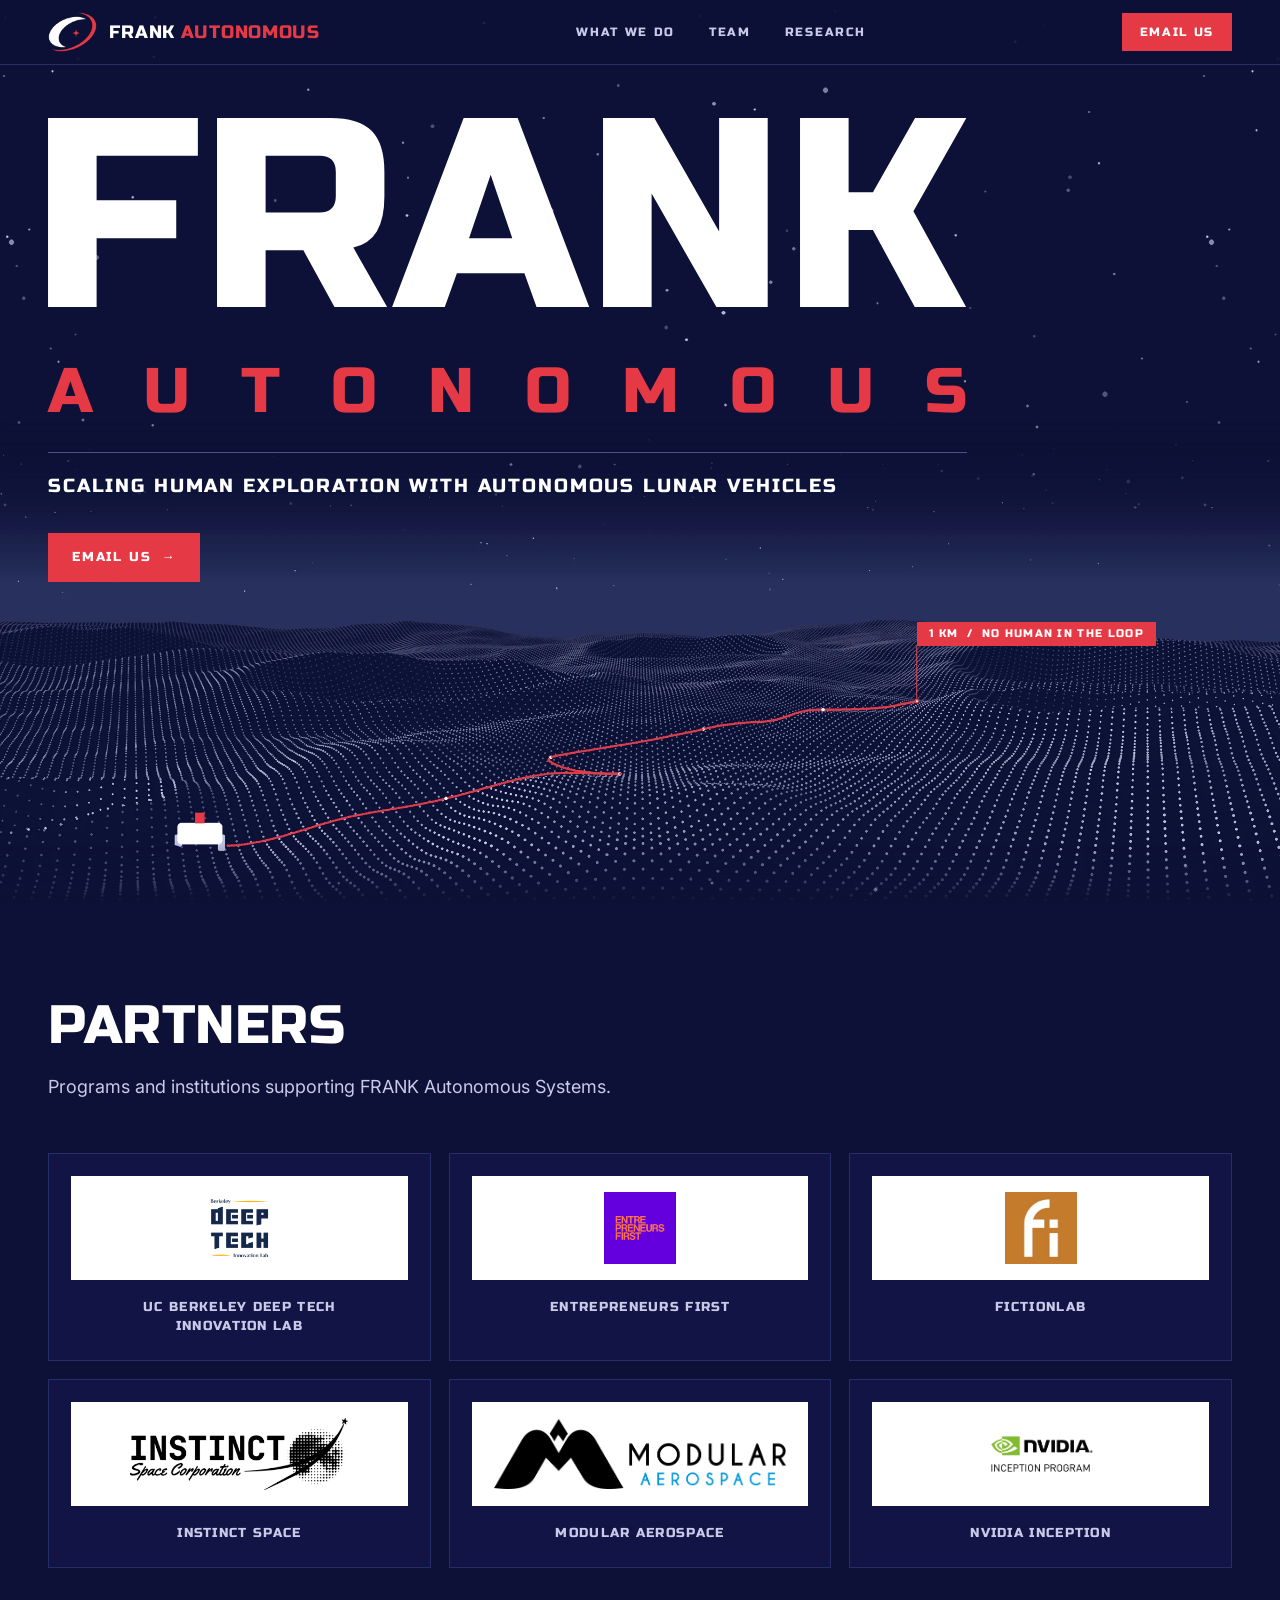
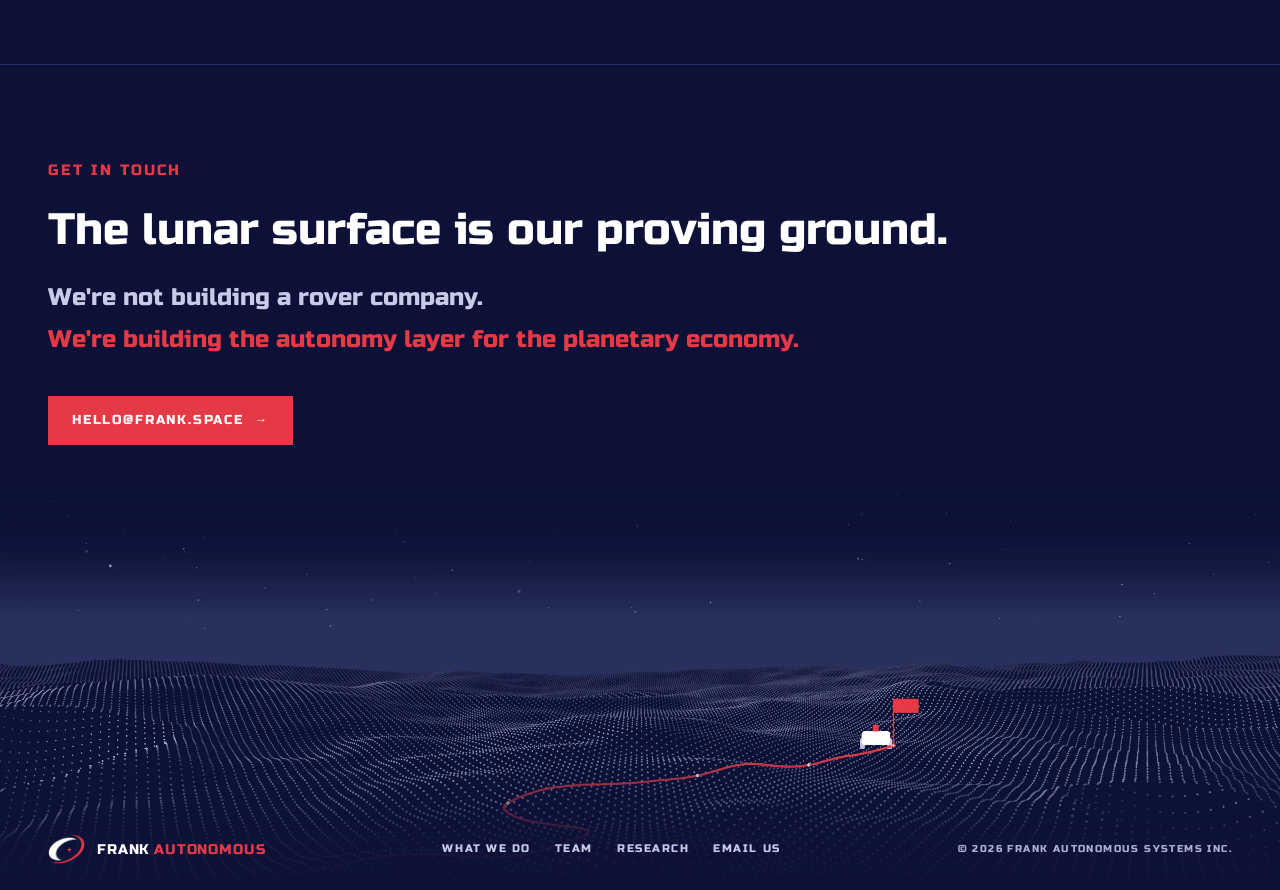
<file: index.html>
<!DOCTYPE html>
<html lang="en">
<head>
<meta charset="UTF-8" />
<meta name="viewport" content="width=device-width, initial-scale=1.0" />
<title>FRANK Autonomous | Scaling human exploration with autonomous lunar vehicles</title>
<meta name="description" content="Scaling human exploration with autonomous lunar vehicles. The autonomy layer for the planetary economy." />
<link rel="icon" type="image/png" href="/img/brand/favicon.png" />
<link rel="canonical" href="https://frank.space/" />

<!-- Open Graph / Twitter for link previews -->
<meta property="og:type" content="website" />
<meta property="og:url" content="https://frank.space/" />
<meta property="og:title" content="FRANK Autonomous | Scaling human exploration with autonomous lunar vehicles" />
<meta property="og:description" content="Scaling human exploration with autonomous lunar vehicles. The autonomy layer for the planetary economy." />
<meta property="og:image" content="https://frank.space/img/brand/og-card.jpg" />
<meta name="twitter:card" content="summary_large_image" />
<meta name="twitter:title" content="FRANK Autonomous | Scaling human exploration with autonomous lunar vehicles" />
<meta name="twitter:description" content="Scaling human exploration with autonomous lunar vehicles. The autonomy layer for the planetary economy." />
<meta name="twitter:image" content="https://frank.space/img/brand/og-card.jpg" />

<link rel="preconnect" href="https://fonts.googleapis.com" />
<link rel="preconnect" href="https://fonts.gstatic.com" crossorigin />
<link href="https://fonts.googleapis.com/css2?family=Russo+One&family=Inter:wght@400;500;600;700&display=swap" rel="stylesheet" />
<link rel="stylesheet" href="/css/site.css?v=6" />
</head>
<body>

<!-- ============== NAV ============== -->
<nav class="top">
  <div class="nav-inner">
    <a href="/" class="nav-brand">
      <img src="/img/brand/flight-mark.png" alt="FRANK Autonomous flight mark" />
      <span>FRANK <span class="as">AUTONOMOUS</span></span>
    </a>
    <div class="nav-links">
      <a href="/what/">What we do</a>
      <a href="/team/">Team</a>
      <a href="/research/">Research</a>
    </div>
    <a href="mailto:hello@frank.space" class="nav-cta">Email us</a>
    <button class="menu-toggle" aria-label="Menu" onclick="toggleMenu()">
      <svg width="24" height="24" viewBox="0 0 24 24" fill="none" stroke="currentColor" stroke-width="2">
        <line x1="3" y1="6"  x2="21" y2="6"/>
        <line x1="3" y1="12" x2="21" y2="12"/>
        <line x1="3" y1="18" x2="21" y2="18"/>
      </svg>
    </button>
  </div>
  <div class="mobile-menu" id="mobileMenu">
    <a href="/what/" onclick="toggleMenu()">What we do</a>
    <a href="/team/" onclick="toggleMenu()">Team</a>
    <a href="/research/" onclick="toggleMenu()">Research</a>
    <a href="mailto:hello@frank.space" onclick="toggleMenu()">Email us</a>
  </div>
</nav>

<section class="hero" id="top">
  <div class="hero-scene">
    <span class="flag">1 km &nbsp;/&nbsp; No human in the loop</span>
  </div>
  <div class="container">
    <div class="hero-block">
      <h1 class="hero-title">FRANK<span class="as">AUTONOMOUS</span></h1>
      <p class="hero-sub">
        Scaling human exploration with autonomous lunar vehicles
      </p>
      <div class="hero-actions">
        <a href="mailto:hello@frank.space" class="btn btn-primary">
          Email us <span class="arr">→</span>
        </a>
      </div>
    </div>
  </div>
</section>

<section id="partners">
  <div class="container">
    <div class="reveal">
      <h2 class="section-title">Partners</h2>
      <p class="section-subtitle">
        Programs and institutions supporting FRANK Autonomous Systems.
      </p>
    </div>

    <div class="partners-grid reveal">
      <a class="partner-card" href="https://deeptech.berkeley.edu/" target="_blank" rel="noopener noreferrer">
        <div class="partner-logo">
          <img src="/img/partners/berkeley-deep-tech.png" alt="UC Berkeley Deep Tech Innovation Lab" onerror="this.closest('.partner-card').classList.add('no-logo'); this.closest('.partner-logo').remove();" />
        </div>
        <div class="partner-name">UC Berkeley Deep Tech<br />Innovation Lab</div>
      </a>
      <a class="partner-card" href="https://www.joinef.com/" target="_blank" rel="noopener noreferrer">
        <div class="partner-logo">
          <img src="/img/partners/entrepreneurs-first.png" alt="Entrepreneurs First" onerror="this.closest('.partner-card').classList.add('no-logo'); this.closest('.partner-logo').remove();" />
        </div>
        <div class="partner-name">Entrepreneurs First</div>
      </a>
      <a class="partner-card" href="https://fictionlab.pl/" target="_blank" rel="noopener noreferrer">
        <div class="partner-logo">
          <img src="/img/partners/fictionlab.png" alt="FictionLab" onerror="this.closest('.partner-card').classList.add('no-logo'); this.closest('.partner-logo').remove();" />
        </div>
        <div class="partner-name">FictionLab</div>
      </a>
      <a class="partner-card" href="https://www.instinct-space.com/" target="_blank" rel="noopener noreferrer">
        <div class="partner-logo">
          <img src="/img/partners/instinct-space.png" alt="Instinct Space" onerror="this.closest('.partner-card').classList.add('no-logo'); this.closest('.partner-logo').remove();" />
        </div>
        <div class="partner-name">Instinct Space</div>
      </a>
      <a class="partner-card" href="https://modularaerospace.com/" target="_blank" rel="noopener noreferrer">
        <div class="partner-logo">
          <img src="/img/partners/modular-aerospace.png" alt="Modular Aerospace" onerror="this.closest('.partner-card').classList.add('no-logo'); this.closest('.partner-logo').remove();" />
        </div>
        <div class="partner-name">Modular Aerospace</div>
      </a>
      <a class="partner-card" href="https://www.nvidia.com/en-us/startups/" target="_blank" rel="noopener noreferrer">
        <div class="partner-logo">
          <img src="/img/partners/nvidia-inception.png" alt="NVIDIA Inception Program" onerror="this.closest('.partner-card').classList.add('no-logo'); this.closest('.partner-logo').remove();" />
        </div>
        <div class="partner-name">NVIDIA Inception</div>
      </a>
    </div>
  </div>
</section>

<section id="contact" class="cta-section">
  <div class="container">
    <div class="cta-head reveal">
      <h2>Get in touch</h2>
      <div class="cta-sub">The lunar surface is our proving ground.</div>
      <div class="cta-vision">We're not building a rover company. <span class="accent">We're building the autonomy layer for the planetary economy.</span></div>
    </div>

    <div class="ask-cta reveal">
      <a href="mailto:hello@frank.space" class="btn btn-primary">
        hello@frank.space <span class="arr">→</span>
      </a>
    </div>
  </div>
</section>

<footer>
  <div class="container">
    <div class="footer-grid">
      <div class="footer-brand">
        <img src="/img/brand/flight-mark.png" alt="FRANK Autonomous flight mark" />
        <span>FRANK <span class="as">AUTONOMOUS</span></span>
      </div>
      <div class="footer-links">
        <a href="/what/">What we do</a>
        <a href="/team/">Team</a>
        <a href="/research/">Research</a>
          <a href="mailto:hello@frank.space">Email us</a>
      </div>
      <div class="footer-meta">© 2026 FRANK AUTONOMOUS SYSTEMS INC.</div>
    </div>
  </div>
</footer>

<script src="/js/site.js"></script>

</body>
</html>
</file>
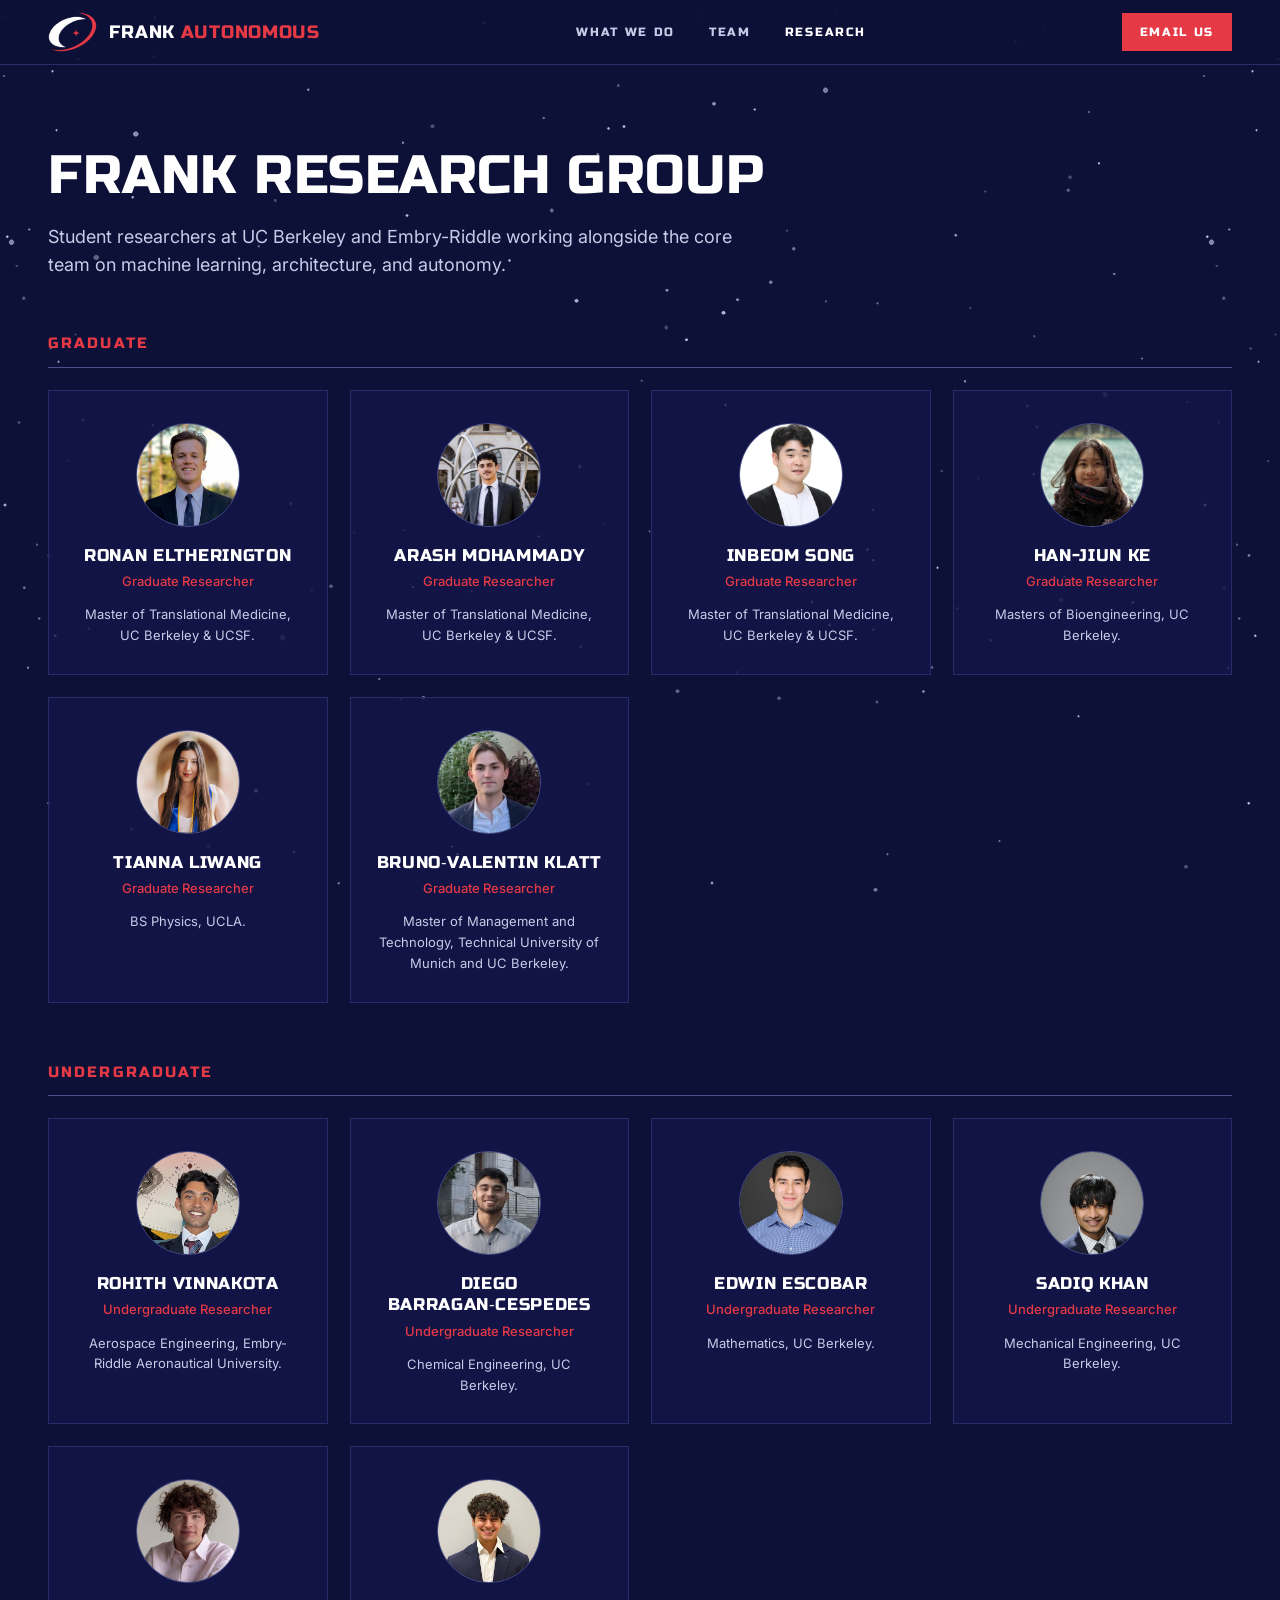
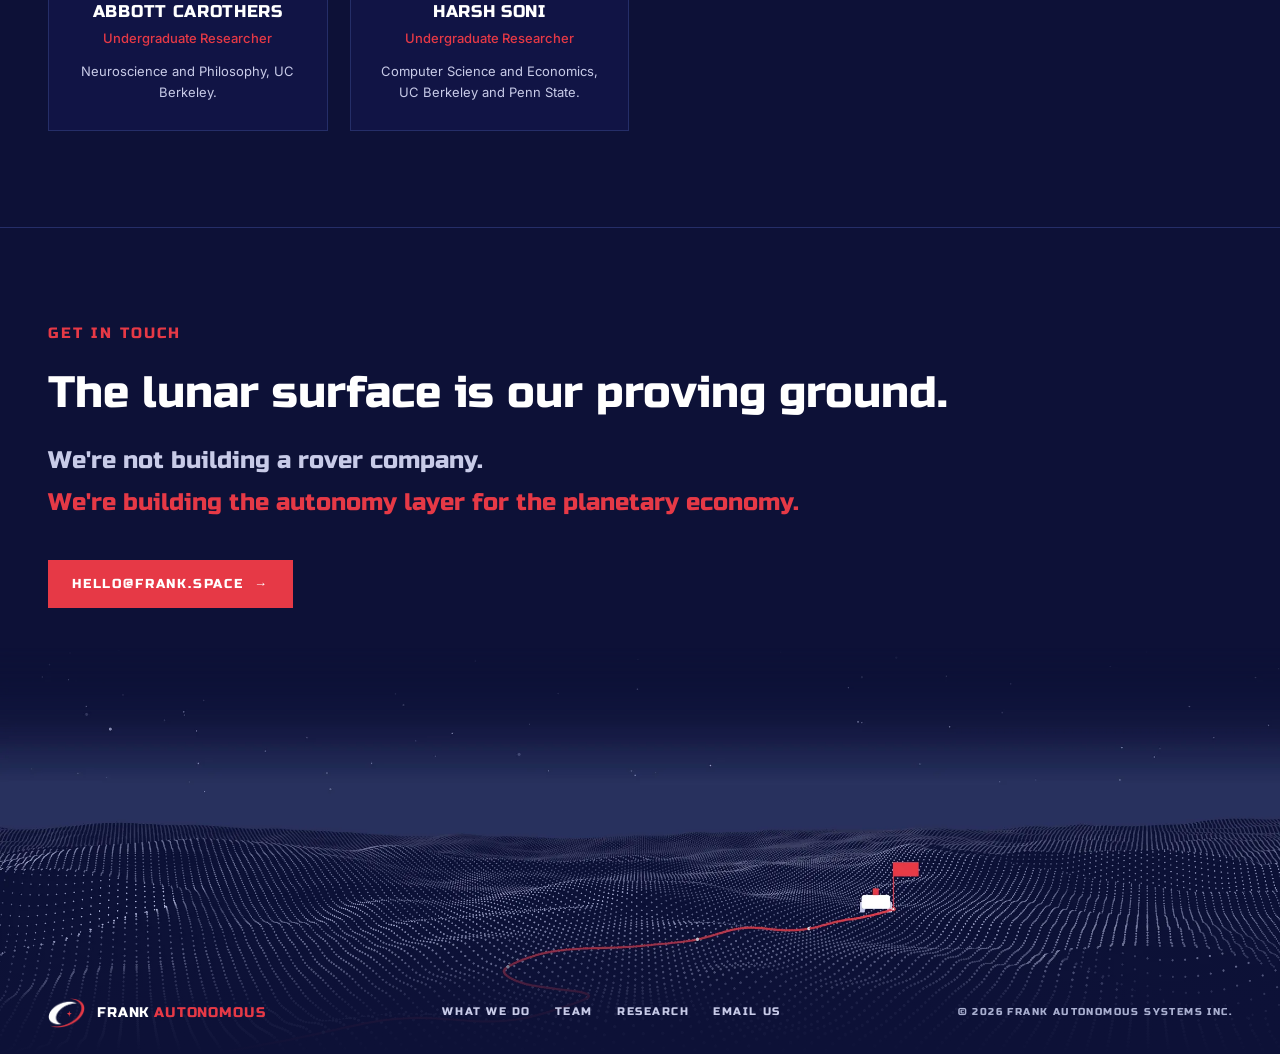
<file: research/index.html>
<!DOCTYPE html>
<html lang="en">
<head>
<meta charset="UTF-8" />
<meta name="viewport" content="width=device-width, initial-scale=1.0" />
<title>Research Group | FRANK Autonomous</title>
<meta name="description" content="Student researchers at UC Berkeley and Embry-Riddle working alongside the core team on machine learning, architecture, and autonomy." />
<link rel="icon" type="image/png" href="/img/brand/favicon.png" />
<link rel="canonical" href="https://frank.space/research/" />

<!-- Open Graph / Twitter for link previews -->
<meta property="og:type" content="website" />
<meta property="og:url" content="https://frank.space/research/" />
<meta property="og:title" content="Research Group | FRANK Autonomous" />
<meta property="og:description" content="Student researchers at UC Berkeley and Embry-Riddle working alongside the core team on machine learning, architecture, and autonomy." />
<meta property="og:image" content="https://frank.space/img/brand/og-card.jpg" />
<meta name="twitter:card" content="summary_large_image" />
<meta name="twitter:title" content="Research Group | FRANK Autonomous" />
<meta name="twitter:description" content="Student researchers at UC Berkeley and Embry-Riddle working alongside the core team on machine learning, architecture, and autonomy." />
<meta name="twitter:image" content="https://frank.space/img/brand/og-card.jpg" />

<link rel="preconnect" href="https://fonts.googleapis.com" />
<link rel="preconnect" href="https://fonts.gstatic.com" crossorigin />
<link href="https://fonts.googleapis.com/css2?family=Russo+One&family=Inter:wght@400;500;600;700&display=swap" rel="stylesheet" />
<link rel="stylesheet" href="/css/site.css?v=6" />
</head>
<body>

<!-- ============== NAV ============== -->
<nav class="top">
  <div class="nav-inner">
    <a href="/" class="nav-brand">
      <img src="/img/brand/flight-mark.png" alt="FRANK Autonomous flight mark" />
      <span>FRANK <span class="as">AUTONOMOUS</span></span>
    </a>
    <div class="nav-links">
      <a href="/what/">What we do</a>
      <a href="/team/">Team</a>
      <a href="/research/" class="active">Research</a>
    </div>
    <a href="mailto:hello@frank.space" class="nav-cta">Email us</a>
    <button class="menu-toggle" aria-label="Menu" onclick="toggleMenu()">
      <svg width="24" height="24" viewBox="0 0 24 24" fill="none" stroke="currentColor" stroke-width="2">
        <line x1="3" y1="6"  x2="21" y2="6"/>
        <line x1="3" y1="12" x2="21" y2="12"/>
        <line x1="3" y1="18" x2="21" y2="18"/>
      </svg>
    </button>
  </div>
  <div class="mobile-menu" id="mobileMenu">
    <a href="/what/" onclick="toggleMenu()">What we do</a>
    <a href="/team/" onclick="toggleMenu()">Team</a>
    <a href="/research/" class="active" onclick="toggleMenu()">Research</a>
    <a href="mailto:hello@frank.space" onclick="toggleMenu()">Email us</a>
  </div>
</nav>

<section id="research" class="page">
  <div class="container">
    <div class="reveal">
      <h2 class="section-title">FRANK Research Group</h2>
      <p class="section-subtitle">
        Student researchers at UC Berkeley and Embry-Riddle working alongside the core
        team on machine learning, architecture, and autonomy.
      </p>
    </div>

    <div class="subsection reveal">
      <h3 class="subsection-title">Graduate</h3>
      <div class="people-grid">
      <a class="member-card" href="https://www.linkedin.com/in/ronaneltherington/" target="_blank" rel="noopener noreferrer" aria-label="Ronan Eltherington on LinkedIn">
        <div class="member-photo">
          <img src="/img/people/ronan-eltherington.webp" alt="Ronan Eltherington" />
        </div>
        <div class="member-name">Ronan Eltherington</div>
        <div class="member-role">Graduate Researcher</div>
        <div class="member-bio">Master of Translational Medicine, UC Berkeley &amp; UCSF.</div>
      </a>
      <a class="member-card" href="https://www.linkedin.com/in/arash-mohammady07/" target="_blank" rel="noopener noreferrer" aria-label="Arash Mohammady on LinkedIn">
        <div class="member-photo">
          <img src="/img/people/arash-mohammady.webp" alt="Arash Mohammady" />
        </div>
        <div class="member-name">Arash Mohammady</div>
        <div class="member-role">Graduate Researcher</div>
        <div class="member-bio">Master of Translational Medicine, UC Berkeley &amp; UCSF.</div>
      </a>
      <a class="member-card" href="https://www.linkedin.com/in/inbeom-song-5173b2146/" target="_blank" rel="noopener noreferrer" aria-label="Inbeom Song on LinkedIn">
        <div class="member-photo">
          <img src="/img/people/inbeom-song.jpg" alt="Inbeom Song" />
        </div>
        <div class="member-name">Inbeom Song</div>
        <div class="member-role">Graduate Researcher</div>
        <div class="member-bio">Master of Translational Medicine, UC Berkeley &amp; UCSF.</div>
      </a>
      <a class="member-card" href="https://www.linkedin.com/in/han-jiun-ke/" target="_blank" rel="noopener noreferrer" aria-label="Han-Jiun Ke on LinkedIn">
        <div class="member-photo">
          <img src="/img/people/han-jiun-ke.jpg" alt="Han-Jiun Ke" />
        </div>
        <div class="member-name">Han-Jiun Ke</div>
        <div class="member-role">Graduate Researcher</div>
        <div class="member-bio">Masters of Bioengineering, UC Berkeley.</div>
      </a>
      <a class="member-card" href="https://www.linkedin.com/in/tianna-liwang/" target="_blank" rel="noopener noreferrer" aria-label="Tianna LiWang on LinkedIn">
        <div class="member-photo">
          <img src="/img/people/tianna-liwang.jpg" alt="Tianna LiWang" />
        </div>
        <div class="member-name">Tianna LiWang</div>
        <div class="member-role">Graduate Researcher</div>
        <div class="member-bio">BS Physics, UCLA.</div>
      </a>
      <a class="member-card" href="https://www.linkedin.com/in/bruno-valentin-klatt-a402b2197/" target="_blank" rel="noopener noreferrer" aria-label="Bruno-Valentin Klatt on LinkedIn">
        <div class="member-photo">
          <img src="/img/people/bruno-valentin-klatt.jpg" alt="Bruno-Valentin Klatt" />
        </div>
        <div class="member-name">Bruno&#8209;Valentin Klatt</div>
        <div class="member-role">Graduate Researcher</div>
        <div class="member-bio">Master of Management and Technology, Technical University of Munich and UC Berkeley.</div>
      </a>
      </div>
    </div>

    <div class="subsection reveal">
      <h3 class="subsection-title">Undergraduate</h3>
      <div class="people-grid">
      <a class="member-card" href="https://www.linkedin.com/in/rohith-vinnakota/" target="_blank" rel="noopener noreferrer" aria-label="Rohith Vinnakota on LinkedIn">
        <div class="member-photo">
          <img src="/img/people/rohith-vinnakota.jpg" alt="Rohith Vinnakota" />
        </div>
        <div class="member-name">Rohith Vinnakota</div>
        <div class="member-role">Undergraduate Researcher</div>
        <div class="member-bio">Aerospace Engineering, Embry-Riddle Aeronautical University.</div>
      </a>
      <div class="member-card">
        <div class="member-photo">
          <img src="/img/people/diego-barragan-cespedes.jpg" alt="Diego Barragan-Cespedes" />
        </div>
        <div class="member-name">Diego Barragan&#8209;Cespedes</div>
        <div class="member-role">Undergraduate Researcher</div>
        <div class="member-bio">Chemical Engineering, UC Berkeley.</div>
      </div>
      <a class="member-card" href="https://www.linkedin.com/in/edwin-escobar04/" target="_blank" rel="noopener noreferrer" aria-label="Edwin Escobar on LinkedIn">
        <div class="member-photo">
          <img src="/img/people/edwin-escobar.jpg" alt="Edwin Escobar" />
        </div>
        <div class="member-name">Edwin Escobar</div>
        <div class="member-role">Undergraduate Researcher</div>
        <div class="member-bio">Mathematics, UC Berkeley.</div>
      </a>
      <a class="member-card" href="https://www.linkedin.com/in/sadiq-khan-317776371/" target="_blank" rel="noopener noreferrer" aria-label="Sadiq Khan on LinkedIn">
        <div class="member-photo">
          <img src="/img/people/sadiq-khan.jpg" alt="Sadiq Khan" />
        </div>
        <div class="member-name">Sadiq Khan</div>
        <div class="member-role">Undergraduate Researcher</div>
        <div class="member-bio">Mechanical Engineering, UC Berkeley.</div>
      </a>
      <div class="member-card">
        <div class="member-photo">
          <img src="/img/people/abbott-carothers.jpg" alt="Abbott Carothers" />
        </div>
        <div class="member-name">Abbott Carothers</div>
        <div class="member-role">Undergraduate Researcher</div>
        <div class="member-bio">Neuroscience and Philosophy, UC Berkeley.</div>
      </div>
      <a class="member-card" href="https://www.linkedin.com/in/harsh-soni46/" target="_blank" rel="noopener noreferrer" aria-label="Harsh Soni on LinkedIn">
        <div class="member-photo">
          <img src="/img/people/harsh-soni.jpg" alt="Harsh Soni" />
        </div>
        <div class="member-name">Harsh Soni</div>
        <div class="member-role">Undergraduate Researcher</div>
        <div class="member-bio">Computer Science and Economics, UC Berkeley and Penn State.</div>
      </a>
      </div>
</div>
  </div>
</section>

<section id="contact" class="cta-section">
  <div class="container">
    <div class="cta-head reveal">
      <h2>Get in touch</h2>
      <div class="cta-sub">The lunar surface is our proving ground.</div>
      <div class="cta-vision">We're not building a rover company. <span class="accent">We're building the autonomy layer for the planetary economy.</span></div>
    </div>

    <div class="ask-cta reveal">
      <a href="mailto:hello@frank.space" class="btn btn-primary">
        hello@frank.space <span class="arr">→</span>
      </a>
    </div>
  </div>
</section>

<footer>
  <div class="container">
    <div class="footer-grid">
      <div class="footer-brand">
        <img src="/img/brand/flight-mark.png" alt="FRANK Autonomous flight mark" />
        <span>FRANK <span class="as">AUTONOMOUS</span></span>
      </div>
      <div class="footer-links">
        <a href="/what/">What we do</a>
        <a href="/team/">Team</a>
        <a href="/research/">Research</a>
          <a href="mailto:hello@frank.space">Email us</a>
      </div>
      <div class="footer-meta">© 2026 FRANK AUTONOMOUS SYSTEMS INC.</div>
    </div>
  </div>
</footer>

<script src="/js/site.js"></script>

</body>
</html>
</file>
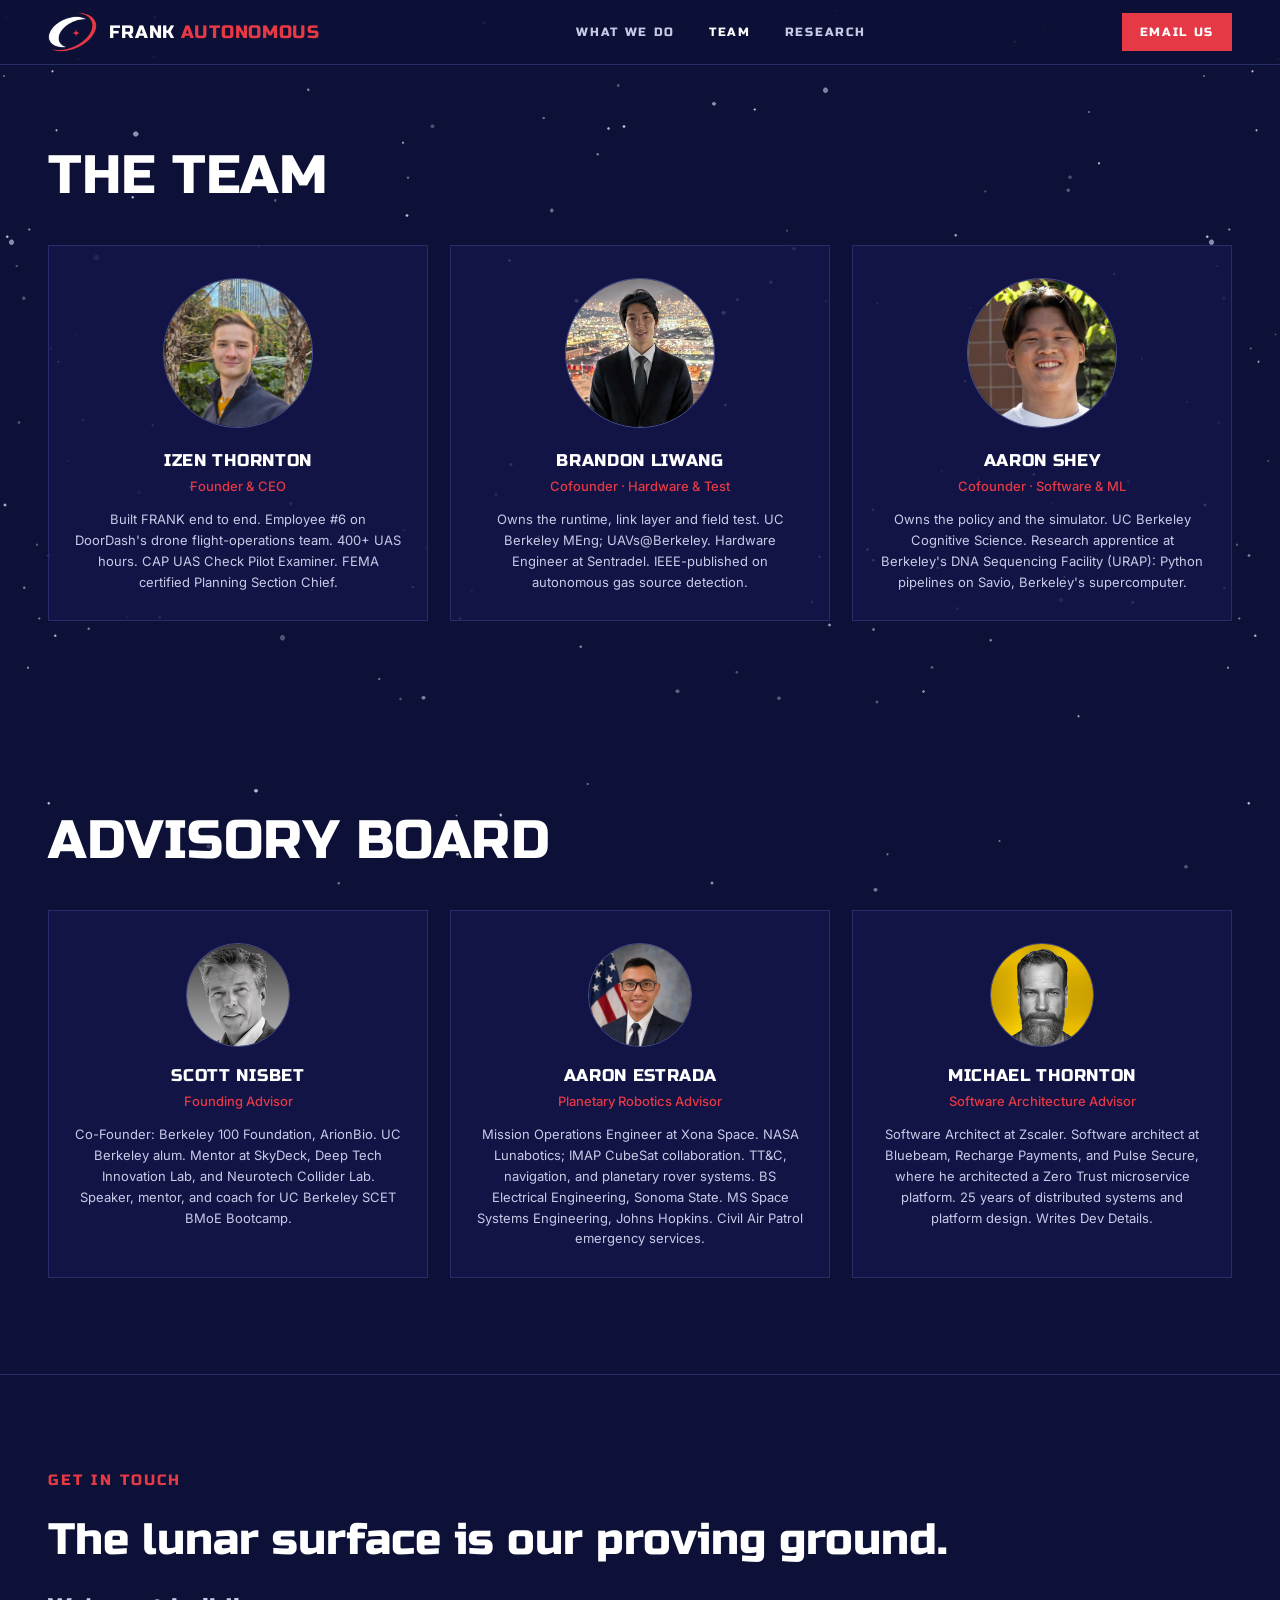
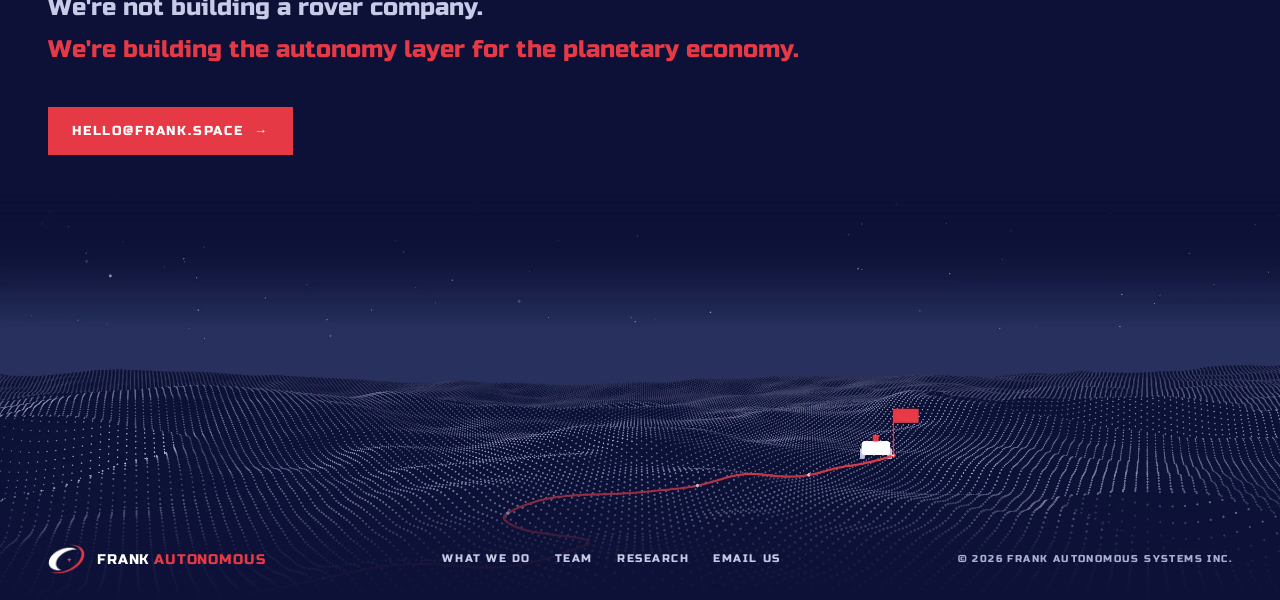
<file: team/index.html>
<!DOCTYPE html>
<html lang="en">
<head>
<meta charset="UTF-8" />
<meta name="viewport" content="width=device-width, initial-scale=1.0" />
<title>Team | FRANK Autonomous</title>
<meta name="description" content="Three founders, full time, and the advisory board around them." />
<link rel="icon" type="image/png" href="/img/brand/favicon.png" />
<link rel="canonical" href="https://frank.space/team/" />

<!-- Open Graph / Twitter for link previews -->
<meta property="og:type" content="website" />
<meta property="og:url" content="https://frank.space/team/" />
<meta property="og:title" content="Team | FRANK Autonomous" />
<meta property="og:description" content="Three founders, full time, and the advisory board around them." />
<meta property="og:image" content="https://frank.space/img/brand/og-card.jpg" />
<meta name="twitter:card" content="summary_large_image" />
<meta name="twitter:title" content="Team | FRANK Autonomous" />
<meta name="twitter:description" content="Three founders, full time, and the advisory board around them." />
<meta name="twitter:image" content="https://frank.space/img/brand/og-card.jpg" />

<link rel="preconnect" href="https://fonts.googleapis.com" />
<link rel="preconnect" href="https://fonts.gstatic.com" crossorigin />
<link href="https://fonts.googleapis.com/css2?family=Russo+One&family=Inter:wght@400;500;600;700&display=swap" rel="stylesheet" />
<link rel="stylesheet" href="/css/site.css?v=6" />
</head>
<body>

<!-- ============== NAV ============== -->
<nav class="top">
  <div class="nav-inner">
    <a href="/" class="nav-brand">
      <img src="/img/brand/flight-mark.png" alt="FRANK Autonomous flight mark" />
      <span>FRANK <span class="as">AUTONOMOUS</span></span>
    </a>
    <div class="nav-links">
      <a href="/what/">What we do</a>
      <a href="/team/" class="active">Team</a>
      <a href="/research/">Research</a>
    </div>
    <a href="mailto:hello@frank.space" class="nav-cta">Email us</a>
    <button class="menu-toggle" aria-label="Menu" onclick="toggleMenu()">
      <svg width="24" height="24" viewBox="0 0 24 24" fill="none" stroke="currentColor" stroke-width="2">
        <line x1="3" y1="6"  x2="21" y2="6"/>
        <line x1="3" y1="12" x2="21" y2="12"/>
        <line x1="3" y1="18" x2="21" y2="18"/>
      </svg>
    </button>
  </div>
  <div class="mobile-menu" id="mobileMenu">
    <a href="/what/" onclick="toggleMenu()">What we do</a>
    <a href="/team/" class="active" onclick="toggleMenu()">Team</a>
    <a href="/research/" onclick="toggleMenu()">Research</a>
    <a href="mailto:hello@frank.space" onclick="toggleMenu()">Email us</a>
  </div>
</nav>

<section id="team" class="page">
  <div class="container">
    <div class="reveal">
      <h2 class="section-title">The Team</h2>
    </div>

    <div class="people-grid three reveal">
      <a class="member-card" href="https://www.linkedin.com/in/izen/" target="_blank" rel="noopener noreferrer" aria-label="Izen Thornton on LinkedIn">
        <div class="member-photo">
          <img src="/img/people/izen-thornton.jpg?v=2" alt="Izen Thornton" />
        </div>
        <div class="member-name">Izen Thornton</div>
        <div class="member-role">Founder &amp; CEO</div>
        <div class="member-bio">
          Built FRANK end to end. Employee #6 on DoorDash's drone flight-operations team.
          400+ UAS hours. CAP UAS Check Pilot Examiner. FEMA certified Planning Section Chief.
        </div>
      </a>

      <a class="member-card" href="https://www.linkedin.com/in/brandon-liwang-1a8792318/" target="_blank" rel="noopener noreferrer" aria-label="Brandon LiWang on LinkedIn">
        <div class="member-photo">
          <img src="/img/people/brandon-liwang.jpg" alt="Brandon LiWang" />
        </div>
        <div class="member-name">Brandon LiWang</div>
        <div class="member-role">Cofounder &middot; Hardware &amp; Test</div>
        <div class="member-bio">
          Owns the runtime, link layer and field test. UC Berkeley MEng; UAVs@Berkeley.
          Hardware Engineer at Sentradel. IEEE-published on autonomous gas source detection.
        </div>
      </a>

      <a class="member-card" href="https://www.linkedin.com/in/aaron-z-shey/" target="_blank" rel="noopener noreferrer" aria-label="Aaron Shey on LinkedIn">
        <div class="member-photo">
          <img src="/img/people/aaron-shey.jpg" alt="Aaron Shey" />
        </div>
        <div class="member-name">Aaron Shey</div>
        <div class="member-role">Cofounder &middot; Software &amp; ML</div>
        <div class="member-bio">
          Owns the policy and the simulator. UC Berkeley Cognitive Science.
          Research apprentice at Berkeley's DNA Sequencing Facility (URAP):
          Python pipelines on Savio, Berkeley's supercomputer.
        </div>
      </a>
    </div>
  </div>
</section>

<section id="advisory">
  <div class="container">
    <div class="reveal">
      <h2 class="section-title">Advisory Board</h2>
    </div>

    <div class="people-grid trio reveal">
      <a class="member-card" href="https://www.linkedin.com/in/scott-nisbet-993676154/" target="_blank" rel="noopener noreferrer" aria-label="Scott Nisbet on LinkedIn">
        <div class="member-photo">
          <img src="/img/people/scott-nisbet.jpg" alt="Scott Nisbet" />
        </div>
        <div class="member-name">Scott Nisbet</div>
        <div class="member-role">Founding Advisor</div>
        <div class="member-bio">
          Co-Founder: Berkeley 100 Foundation, ArionBio. UC Berkeley alum.
          Mentor at SkyDeck, Deep Tech Innovation Lab, and Neurotech Collider Lab.
          Speaker, mentor, and coach for UC Berkeley SCET BMoE Bootcamp.
        </div>
      </a>

      <a class="member-card" href="https://www.linkedin.com/in/aviationraptor/" target="_blank" rel="noopener noreferrer" aria-label="Aaron Estrada on LinkedIn">
        <div class="member-photo">
          <img src="/img/people/aaron-estrada.webp" alt="Aaron Estrada" />
        </div>
        <div class="member-name">Aaron Estrada</div>
        <div class="member-role">Planetary Robotics Advisor</div>
        <div class="member-bio">
          Mission Operations Engineer at Xona Space. NASA Lunabotics;
          IMAP CubeSat collaboration. TT&amp;C, navigation, and planetary rover systems.
          BS Electrical Engineering, Sonoma State. MS Space Systems Engineering,
          Johns Hopkins. Civil Air Patrol emergency services.
        </div>
      </a>

      <a class="member-card" href="https://www.linkedin.com/in/devdetails/" target="_blank" rel="noopener noreferrer" aria-label="Michael Thornton on LinkedIn">
        <div class="member-photo">
          <img src="/img/people/michael-thornton.webp" alt="Michael Thornton" />
        </div>
        <div class="member-name">Michael Thornton</div>
        <div class="member-role">Software Architecture Advisor</div>
        <div class="member-bio">
          Software Architect at Zscaler. Software architect at Bluebeam,
          Recharge Payments, and Pulse Secure, where he architected a Zero Trust
          microservice platform. 25 years of distributed systems and platform design.
          Writes Dev Details.
        </div>
      </a>
    </div>
  </div>
</section>

<section id="contact" class="cta-section">
  <div class="container">
    <div class="cta-head reveal">
      <h2>Get in touch</h2>
      <div class="cta-sub">The lunar surface is our proving ground.</div>
      <div class="cta-vision">We're not building a rover company. <span class="accent">We're building the autonomy layer for the planetary economy.</span></div>
    </div>

    <div class="ask-cta reveal">
      <a href="mailto:hello@frank.space" class="btn btn-primary">
        hello@frank.space <span class="arr">→</span>
      </a>
    </div>
  </div>
</section>

<footer>
  <div class="container">
    <div class="footer-grid">
      <div class="footer-brand">
        <img src="/img/brand/flight-mark.png" alt="FRANK Autonomous flight mark" />
        <span>FRANK <span class="as">AUTONOMOUS</span></span>
      </div>
      <div class="footer-links">
        <a href="/what/">What we do</a>
        <a href="/team/">Team</a>
        <a href="/research/">Research</a>
          <a href="mailto:hello@frank.space">Email us</a>
      </div>
      <div class="footer-meta">© 2026 FRANK AUTONOMOUS SYSTEMS INC.</div>
    </div>
  </div>
</footer>

<script src="/js/site.js"></script>

</body>
</html>
</file>
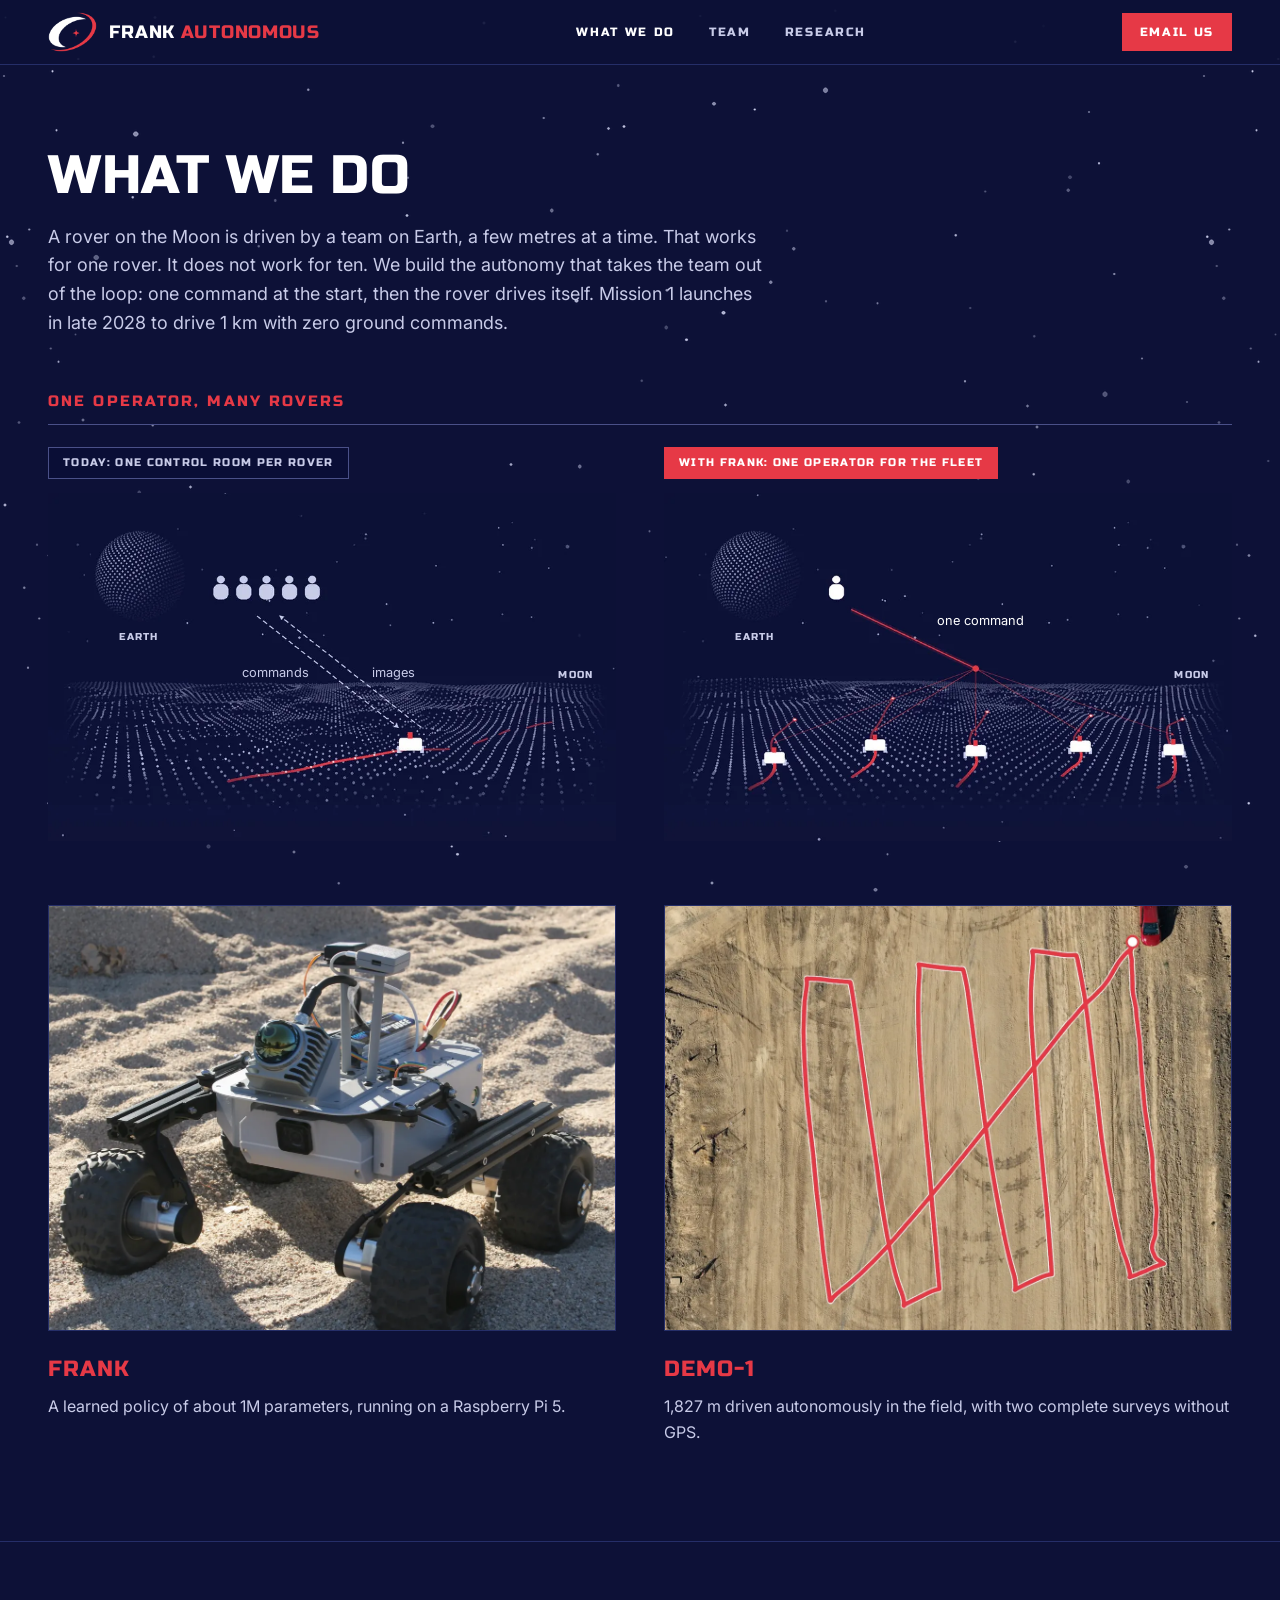
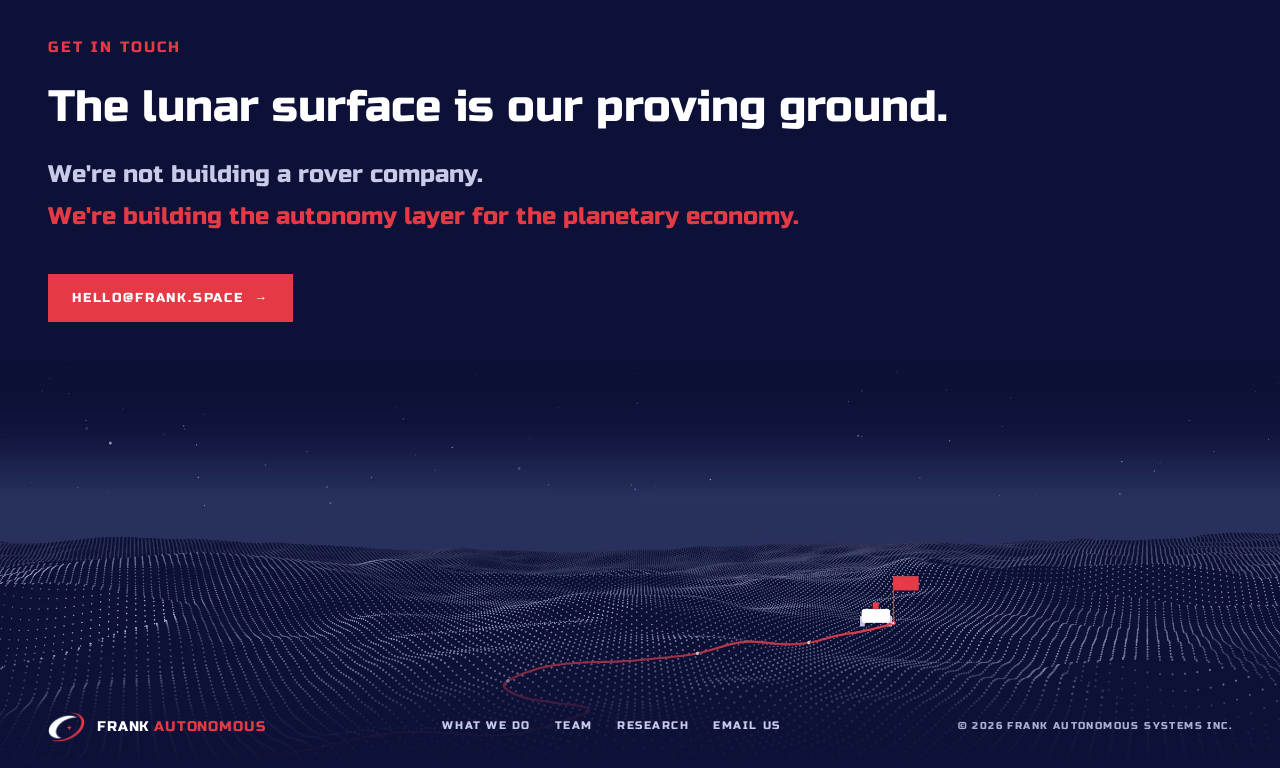
<file: what/index.html>
<!DOCTYPE html>
<html lang="en">
<head>
<meta charset="UTF-8" />
<meta name="viewport" content="width=device-width, initial-scale=1.0" />
<title>What we do | FRANK Autonomous</title>
<meta name="description" content="A rover on the Moon is driven by a team on Earth, a few metres at a time. We build the autonomy that takes the team out of the loop." />
<link rel="icon" type="image/png" href="/img/brand/favicon.png" />
<link rel="canonical" href="https://frank.space/what/" />

<!-- Open Graph / Twitter for link previews -->
<meta property="og:type" content="website" />
<meta property="og:url" content="https://frank.space/what/" />
<meta property="og:title" content="What we do | FRANK Autonomous" />
<meta property="og:description" content="A rover on the Moon is driven by a team on Earth, a few metres at a time. We build the autonomy that takes the team out of the loop." />
<meta property="og:image" content="https://frank.space/img/brand/og-card.jpg" />
<meta name="twitter:card" content="summary_large_image" />
<meta name="twitter:title" content="What we do | FRANK Autonomous" />
<meta name="twitter:description" content="A rover on the Moon is driven by a team on Earth, a few metres at a time. We build the autonomy that takes the team out of the loop." />
<meta name="twitter:image" content="https://frank.space/img/brand/og-card.jpg" />

<link rel="preconnect" href="https://fonts.googleapis.com" />
<link rel="preconnect" href="https://fonts.gstatic.com" crossorigin />
<link href="https://fonts.googleapis.com/css2?family=Russo+One&family=Inter:wght@400;500;600;700&display=swap" rel="stylesheet" />
<link rel="stylesheet" href="/css/site.css?v=6" />
</head>
<body>

<!-- ============== NAV ============== -->
<nav class="top">
  <div class="nav-inner">
    <a href="/" class="nav-brand">
      <img src="/img/brand/flight-mark.png" alt="FRANK Autonomous flight mark" />
      <span>FRANK <span class="as">AUTONOMOUS</span></span>
    </a>
    <div class="nav-links">
      <a href="/what/" class="active">What we do</a>
      <a href="/team/">Team</a>
      <a href="/research/">Research</a>
    </div>
    <a href="mailto:hello@frank.space" class="nav-cta">Email us</a>
    <button class="menu-toggle" aria-label="Menu" onclick="toggleMenu()">
      <svg width="24" height="24" viewBox="0 0 24 24" fill="none" stroke="currentColor" stroke-width="2">
        <line x1="3" y1="6"  x2="21" y2="6"/>
        <line x1="3" y1="12" x2="21" y2="12"/>
        <line x1="3" y1="18" x2="21" y2="18"/>
      </svg>
    </button>
  </div>
  <div class="mobile-menu" id="mobileMenu">
    <a href="/what/" class="active" onclick="toggleMenu()">What we do</a>
    <a href="/team/" onclick="toggleMenu()">Team</a>
    <a href="/research/" onclick="toggleMenu()">Research</a>
    <a href="mailto:hello@frank.space" onclick="toggleMenu()">Email us</a>
  </div>
</nav>

<section id="what" class="page">
  <div class="container">
    <div class="reveal">
      <h2 class="section-title">What we do</h2>
      <p class="section-subtitle">
        A rover on the Moon is driven by a team on Earth, a few metres at a time.
        That works for one rover. It does not work for ten. We build the autonomy
        that takes the team out of the loop: one command at the start, then the
        rover drives itself. Mission 1 launches in late 2028 to drive 1 km with
        zero ground commands.
      </p>
    </div>

    <div class="subsection reveal">
      <h3 class="subsection-title">One operator, many rovers</h3>
      <div class="compare">
        <figure>
          <figcaption class="tag">Today: one control room per rover</figcaption>
          <div class="diagram">
            <img src="/img/what/one-control-room-per-rover.webp" width="845" height="518" alt="A drive team on Earth exchanging commands and images with a single rover on the Moon." />
            <span class="place" style="left:16%; top:40%">Earth</span>
            <span style="right:54%; top:50%">commands</span>
            <span style="left:57%; top:50%">images</span>
            <span class="place end" style="right:4%; top:51%">Moon</span>
          </div>
        </figure>
        <figure>
          <figcaption class="tag red">With FRANK: one operator for the fleet</figcaption>
          <div class="diagram">
            <img src="/img/what/one-operator-for-the-fleet.webp" width="844" height="518" alt="One operator on Earth sending a single command to five rovers on the Moon, each driving its own route." />
            <span class="place" style="left:16%; top:40%">Earth</span>
            <span class="hl" style="left:48%; top:35%">one command</span>
            <span class="place end" style="right:4%; top:51%">Moon</span>
          </div>
        </figure>
      </div>
    </div>

    <div class="shots reveal">
      <figure class="shot">
        <img src="/img/what/field-rover.webp" width="1200" height="1009" alt="The FRANK test rover on loose sand." />
        <figcaption>
          <h3>FRANK</h3>
          <p>A learned policy of about 1M parameters, running on a Raspberry Pi 5.</p>
        </figcaption>
      </figure>
      <figure class="shot">
        <img src="/img/what/demo-1-survey-track.webp" width="1200" height="900" alt="Aerial view of a survey field with the rover's survey track drawn in red." />
        <figcaption>
          <h3>DEMO-1</h3>
          <p>1,827 m driven autonomously in the field, with two complete surveys without GPS.</p>
        </figcaption>
      </figure>
    </div>
  </div>
</section>

<section id="contact" class="cta-section">
  <div class="container">
    <div class="cta-head reveal">
      <h2>Get in touch</h2>
      <div class="cta-sub">The lunar surface is our proving ground.</div>
      <div class="cta-vision">We're not building a rover company. <span class="accent">We're building the autonomy layer for the planetary economy.</span></div>
    </div>

    <div class="ask-cta reveal">
      <a href="mailto:hello@frank.space" class="btn btn-primary">
        hello@frank.space <span class="arr">→</span>
      </a>
    </div>
  </div>
</section>

<footer>
  <div class="container">
    <div class="footer-grid">
      <div class="footer-brand">
        <img src="/img/brand/flight-mark.png" alt="FRANK Autonomous flight mark" />
        <span>FRANK <span class="as">AUTONOMOUS</span></span>
      </div>
      <div class="footer-links">
        <a href="/what/">What we do</a>
        <a href="/team/">Team</a>
        <a href="/research/">Research</a>
          <a href="mailto:hello@frank.space">Email us</a>
      </div>
      <div class="footer-meta">© 2026 FRANK AUTONOMOUS SYSTEMS INC.</div>
    </div>
  </div>
</footer>

<script src="/js/site.js"></script>

</body>
</html>
</file>
<file: css/site.css>
:root {
    /* Brand kit - June 2026 */
    --deep-space:   #0D1137;   /* Deep Space - backgrounds */
    --orbit-indigo: #1A2350;   /* Orbit Indigo - hover, horizon glow */
    --panel:        #14174A;   /* panel fill, from the deck's tables */
    --panel-line:   #252E68;   /* panel border */
    --rule:         #4A5088;   /* the thin rule under a title block */

    --signal-red:   #E63946;   /* Signal Red - the only accent */
    --red-deep:     #C42F3B;

    --lunar-white:  #FFFFFF;   /* Lunar White - titles, FRANK */
    --starlight:    #C8CBE8;   /* Starlight - body text on dark */
    --slate:        #A9AFD0;   /* secondary text */
    --muted:        #8892A8;   /* captions */

    --display: 'Russo One', sans-serif;
    --body:    'Inter', sans-serif;

    --max: 1240px;
    --gutter: 28px;

    /* The mesh scenes never draw narrower than this, so the dots stay
       readable on a phone; below it the scene is cropped, not shrunk. */
    --scene-min: 1000px;
  }

  * { margin: 0; padding: 0; box-sizing: border-box; }
  html { scroll-behavior: smooth; }
  body {
    background: var(--deep-space);
    color: var(--lunar-white);
    font-family: var(--body);
    font-weight: 400;
    line-height: 1.5;
    overflow-x: hidden;
    -webkit-font-smoothing: antialiased;
  }
  a { color: inherit; text-decoration: none; }
  img { max-width: 100%; display: block; }

  /* Deep Space with a star tile (fixed pseudo-element - mobile-safe) */
  body::before {
    content: '';
    position: fixed; inset: 0;
    background: url('/img/brand/stars.png') 0 0 / 1200px 1200px repeat var(--deep-space);
    pointer-events: none;
    z-index: 0;
  }

  .container { max-width: var(--max); margin: 0 auto; padding: 0 var(--gutter); position: relative; z-index: 1; }

  /* ========== NAV ========== */
  nav.top {
    position: fixed; top: 0; left: 0; right: 0;
    z-index: 100;
    background: rgba(13,17,55,0.9);
    border-bottom: 1px solid var(--panel-line);
  }
  .nav-inner {
    max-width: var(--max);
    margin: 0 auto;
    padding: 12px var(--gutter);
    display: flex;
    align-items: center;
    justify-content: space-between;
  }
  .nav-brand {
    display: flex; align-items: center; gap: 12px;
    font-family: var(--display);
    font-size: 18px;
    letter-spacing: 0.04em;
  }
  .nav-brand img { height: 40px; width: auto; }
  .nav-brand .as { color: var(--signal-red); }

  .nav-links { display: flex; gap: 34px; align-items: center; }
  .nav-links a {
    font-family: var(--display);
    font-size: 12px;
    letter-spacing: 0.14em;
    text-transform: uppercase;
    color: var(--starlight);
    transition: color 0.15s;
  }
  .nav-links a:hover { color: var(--signal-red); }
  .nav-links a.active { color: var(--lunar-white); }

  .nav-cta {
    padding: 10px 18px;
    background: var(--signal-red);
    color: var(--lunar-white);
    font-family: var(--display);
    font-size: 12px;
    letter-spacing: 0.14em;
    text-transform: uppercase;
    border: none;
    cursor: pointer;
    transition: background 0.15s;
  }
  .nav-cta:hover { background: var(--red-deep); }

  .menu-toggle { display: none; background: none; border: none; color: var(--lunar-white); cursor: pointer; }

  /* ========== HERO ========== */
  /* The deck's title slide: the wordmark over the lunar mesh, a rover setting
     out along a red route. The bottom padding keeps the type clear of the
     ground, whatever the viewport. */
  .hero {
    min-height: 100vh;
    min-height: 100svh;
    padding: 112px 0 calc(0.25 * max(100%, var(--scene-min)));
    position: relative;
    display: flex;
    align-items: center;
    overflow: hidden;
  }
  .hero > .container { width: 100%; }

  /* scene-hero.webp is 2400 x 900. When the viewport is narrower than
     --scene-min the scene slides left so the pin and its flag stay in view. */
  .hero-scene {
    position: absolute;
    bottom: 0;
    left: min(0px, calc(100% - 0.96 * max(100%, var(--scene-min))));
    width: max(100%, var(--scene-min));
    aspect-ratio: 2400 / 900;
    background: url('/img/brand/scene-hero.webp') center / 100% 100% no-repeat;
    -webkit-mask-image: linear-gradient(to bottom, transparent 0, #000 24%, #000 88%, transparent 100%);
            mask-image: linear-gradient(to bottom, transparent 0, #000 24%, #000 88%, transparent 100%);
    pointer-events: none;
  }
  /* The flag flies from the top of the pin at the route's end. These two
     percentages are the "pin top" that tools/render_scenes.py prints. */
  .flag {
    position: absolute;
    left: 71.64%;
    bottom: calc(100% - 46.66%);
    padding: 7px 12px 6px;
    background: var(--signal-red);
    color: var(--lunar-white);
    font-family: var(--display);
    font-size: clamp(10px, 0.85vw, 13px);
    letter-spacing: 0.12em;
    line-height: 1;
    text-transform: uppercase;
    white-space: nowrap;
  }

  .hero-block { width: fit-content; max-width: 100%; }

  /* FRANK is 3.461em wide in Russo One; the size below fits it to the
     container on a phone and stops growing at 270px. */
  h1.hero-title {
    font-family: var(--display);
    font-weight: 400;
    font-size: clamp(64px, calc((100vw - 2 * var(--gutter) - 4px) / 3.5), 270px);
    line-height: 0.8;
    letter-spacing: 0;
    margin-left: -0.06em;    /* pulls the F's side bearing onto the margin */
  }
  /* AUTONOMOUS is tracked out to the width of FRANK, as on the deck: at
     0.233 of the size it needs 0.81em between letters to span the same measure. */
  h1.hero-title .as {
    display: block;
    color: var(--signal-red);
    font-size: 0.233em;
    line-height: 1;
    letter-spacing: 0.81em;
    margin: 0.52em -0.81em 0 0.2575em;
    white-space: nowrap;
  }

  .hero-sub {
    font-family: var(--display);
    font-size: clamp(13px, 1.45vw, 19px);
    letter-spacing: 0.1em;
    line-height: 1.45;
    text-transform: uppercase;
    color: var(--lunar-white);
    margin-top: clamp(18px, 2.2vw, 30px);
    padding-top: clamp(14px, 1.6vw, 22px);
    border-top: 1px solid var(--rule);
  }
  .hero-sub strong { font-weight: 400; }

  .hero-actions { display: flex; gap: 14px; flex-wrap: wrap; margin-top: clamp(22px, 2.6vw, 36px); }

  .btn {
    padding: 15px 24px 14px;
    font-family: var(--display);
    font-size: 13px;
    letter-spacing: 0.14em;
    text-transform: uppercase;
    cursor: pointer;
    transition: background 0.15s, color 0.15s;
    border: none;
    display: inline-flex;
    align-items: center;
    gap: 10px;
  }
  .btn-primary { background: var(--signal-red); color: var(--lunar-white); }
  .btn-primary:hover { background: var(--red-deep); }
  .btn-ghost {
    background: transparent;
    color: var(--lunar-white);
    border: 1px solid var(--rule);
  }
  .btn-ghost:hover { border-color: var(--signal-red); color: var(--signal-red); }
  .btn .arr { transition: transform 0.15s; }
  .btn:hover .arr { transform: translateX(4px); }

  /* ========== SECTIONS ========== */
  section { padding: 96px 0; position: relative; }
  section.page { padding-top: 148px; }

  /* Titles are Lunar White; red is kept for labels, figures and the flag. */
  h2.section-title {
    font-family: var(--display);
    font-weight: 400;
    font-size: clamp(30px, 4.4vw, 54px);
    line-height: 1.05;
    letter-spacing: 0.01em;
    color: var(--lunar-white);
    text-transform: uppercase;
    margin-bottom: 18px;
    max-width: 900px;
  }
  h2.section-title .accent { color: var(--signal-red); }
  /* A title with no subtitle still needs air before the grid. */
  h2.section-title:last-child { margin-bottom: 40px; }

  .section-subtitle {
    font-family: var(--body);
    font-weight: 400;
    font-size: 18px;
    line-height: 1.6;
    color: var(--starlight);
    margin-bottom: 52px;
    max-width: 720px;
  }

  /* ========== PANELS ========== */
  /* One panel treatment for every card on the site. */
  .member-card, .partner-card {
    background: rgba(20,23,74,0.78);
    border: 1px solid var(--panel-line);
    transition: background 0.2s, border-color 0.2s;
  }
  .member-card:hover, .partner-card:hover {
    background: var(--orbit-indigo);
    border-color: var(--rule);
  }

  /* ========== WHAT WE DO ========== */
  /* Mostly pictures: the deck's one-operator drawing, then two photographs. */

  /* Today against FRANK, side by side, each under its tag. */
  .compare {
    display: grid;
    grid-template-columns: repeat(2, 1fr);
    gap: 36px 48px;
  }
  .tag {
    display: inline-block;
    padding: 8px 14px 7px;
    border: 1px solid var(--rule);
    background: rgba(11,14,54,0.8);
    color: var(--starlight);
    font-family: var(--display);
    font-size: 11px;
    letter-spacing: 0.12em;
    line-height: 1.3;
    text-transform: uppercase;
  }
  .tag.red { background: var(--signal-red); border-color: var(--signal-red); color: var(--lunar-white); }

  /* The drawing's labels are set in type over it, placed by percentage. */
  .diagram { position: relative; margin-top: 14px; }
  .diagram img { width: 100%; height: auto; }
  .diagram span {
    position: absolute;
    font-size: clamp(10px, 1vw, 13px);
    line-height: 1;
    color: var(--starlight);
    white-space: nowrap;
  }
  .diagram .hl { color: var(--lunar-white); }
  .diagram .place {
    font-family: var(--display);
    font-size: clamp(9px, 0.8vw, 11px);
    letter-spacing: 0.12em;
    text-transform: uppercase;
    transform: translateX(-50%);
  }
  .diagram .place.end { transform: none; }

  /* Two photographs, each with a red title and one line. */
  .shots {
    display: grid;
    grid-template-columns: repeat(2, 1fr);
    gap: 40px 48px;
    margin-top: 64px;
  }
  .shot img {
    width: 100%;
    height: auto;
    aspect-ratio: 4 / 3;
    object-fit: cover;
    border: 1px solid var(--panel-line);
  }
  .shot h3 {
    font-family: var(--display);
    font-weight: 400;
    font-size: 22px;
    letter-spacing: 0.05em;
    color: var(--signal-red);
    margin: 22px 0 8px;
  }
  .shot p { font-size: 16px; line-height: 1.6; color: var(--starlight); }

  /* ========== PEOPLE ========== */
  /* Every person - team, advisory board, research group - gets the same box:
     one four-column grid, so cards match in width across sections and in
     height across a row. */
  .people-grid {
    display: grid;
    grid-template-columns: repeat(4, 1fr);
    gap: 22px;
  }
  /* The Team is three people; three across fills the row instead of
     leaving a fourth column empty. */
  .people-grid.three { grid-template-columns: repeat(3, 1fr); }
  /* The Advisory Board is three people as well; three across, but at the
     standard avatar size so the founders stay the larger cards. */
  .people-grid.trio { grid-template-columns: repeat(3, 1fr); }
  /* The Team is the section investors look at first, and its cards are wider
     than the four-across ones, so the avatars scale up to match. */
  .people-grid.three .member-photo {
    width: 150px;
    height: 150px;
    margin-bottom: 22px;
  }
  .member-card {
    display: flex;
    flex-direction: column;
    padding: 32px 26px 28px;
    text-align: center;
  }
  .member-photo {
    width: 104px;
    height: 104px;
    border-radius: 50%;
    background: var(--deep-space);
    border: 1px solid var(--rule);
    display: flex; align-items: center; justify-content: center;
    margin: 0 auto 18px;
    color: var(--muted);
    font-family: var(--display);
    font-size: 11px;
    letter-spacing: 0.1em;
    text-transform: uppercase;
    overflow: hidden;
  }
  .member-photo img { width: 100%; height: 100%; object-fit: cover; }
  .member-name {
    font-family: var(--display);
    font-size: 17px;
    letter-spacing: 0.04em;
    line-height: 1.25;
    text-transform: uppercase;
    margin-bottom: 6px;
  }
  .member-role {
    font-family: var(--body);
    font-weight: 500;
    font-size: 13px;
    line-height: 1.4;
    color: var(--signal-red);
    margin-bottom: 14px;
  }
  .member-bio {
    color: var(--starlight);
    font-size: 13px;
    line-height: 1.6;
  }

  .member-card:focus-visible {
    outline: 2px solid var(--signal-red);
    outline-offset: 3px;
  }

  /* ========== SUBSECTIONS (Research Group tiers) ========== */
  /* A red Russo label over a rule, as the deck labels its rows. */
  .subsection + .subsection { margin-top: 58px; }
  .subsection-title {
    font-family: var(--display);
    font-weight: 400;
    font-size: 15px;
    letter-spacing: 0.14em;
    text-transform: uppercase;
    color: var(--signal-red);
    margin: 0 0 22px;
    padding-bottom: 12px;
    border-bottom: 1px solid var(--rule);
  }

  /* Placeholder (unfilled) slots */
  .member-card.open {
    background: transparent;
    border: 1px dashed var(--rule);
    display: flex;
    flex-direction: column;
    justify-content: center;
  }
  .member-card.open:hover {
    background: rgba(20,23,74,0.5);
    border-color: var(--signal-red);
  }
  .member-card.open .member-photo {
    background: transparent;
    border-style: dashed;
    color: var(--muted);
    font-size: 18px;
    letter-spacing: 0.08em;
  }
  .member-card.open .member-name { color: var(--slate); }
  .member-card.open .member-role { color: var(--muted); margin-bottom: 0; }

  /* ========== PARTNERS ========== */
  /* Six partners, three across. */
  .partners-grid {
    display: grid;
    grid-template-columns: repeat(3, 1fr);
    gap: 18px;
  }
  .partner-card {
    min-height: 132px;
    padding: 22px 22px 24px;
    display: flex;
    flex-direction: column;
    align-items: center;
    justify-content: flex-start;
    gap: 18px;
    text-align: center;
  }
  .partner-card.no-logo { justify-content: center; }
  /* Supplied logos are dark-on-white or full-bleed colour, so they sit on a
     light plate rather than straight on the Deep Space panel. */
  .partner-logo {
    width: 100%;
    height: 104px;
    background: var(--lunar-white);
    display: flex;
    align-items: center;
    justify-content: center;
    padding: 16px 22px;
  }
  .partner-logo img { max-height: 100%; max-width: 100%; width: auto; object-fit: contain; }
  .partner-card:focus-visible {
    outline: 2px solid var(--signal-red);
    outline-offset: 3px;
  }
  .partner-name {
    font-family: var(--display);
    font-size: 13px;
    line-height: 1.45;
    letter-spacing: 0.1em;
    text-transform: uppercase;
    color: var(--starlight);
  }

  /* ========== CTA / CONTACT ========== */
  /* The deck's closing slide: three lines, white, Starlight, red. */
  .cta-section {
    padding: 96px 0 40px;
    border-top: 1px solid var(--panel-line);
  }
  .cta-head { text-align: left; max-width: 920px; }
  .cta-section h2 {
    font-family: var(--display);
    font-weight: 400;
    font-size: 15px;
    letter-spacing: 0.14em;
    line-height: 1.2;
    margin-bottom: 26px;
    text-transform: uppercase;
    color: var(--signal-red);
  }
  .cta-section .cta-sub {
    font-family: var(--display);
    font-size: clamp(26px, 3.6vw, 44px);
    line-height: 1.15;
    color: var(--lunar-white);
    margin-bottom: 26px;
  }
  .cta-section .cta-vision {
    font-family: var(--display);
    font-size: clamp(17px, 2vw, 24px);
    line-height: 1.35;
    color: var(--starlight);
  }
  .cta-section .cta-vision .accent {
    display: block;
    margin-top: 10px;
    color: var(--signal-red);
  }
  .ask-cta { margin-top: 40px; }

  /* ========== FOOTER ========== */
  /* Every page ends on the ground: scene-ground.webp (2400 x 760) sits behind
     the footer, the rover parked at its flag. The ground fades to Deep Space
     under the footer row; --footer-lift raises the scene where that row
     stacks and needs more room. When cropped, the flag stays in view. */
  footer {
    --footer-lift: 0px;
    position: relative;
    min-height: calc(0.3167 * max(100vw, var(--scene-min)) + var(--footer-lift));
    padding: 80px 0 26px;
    display: flex;
    align-items: flex-end;
    overflow: hidden;
  }
  footer::before {
    content: '';
    position: absolute;
    bottom: var(--footer-lift);
    left: min(0px, calc(76% - 0.698 * max(100%, var(--scene-min))));
    width: max(100%, var(--scene-min));
    aspect-ratio: 2400 / 760;
    background:
      linear-gradient(to top, var(--deep-space) 0, rgba(13,17,55,0.9) 13%, rgba(13,17,55,0) 34%),
      url('/img/brand/scene-ground.webp') center / 100% 100% no-repeat;
    -webkit-mask-image: linear-gradient(to bottom, transparent 0, #000 24%);
            mask-image: linear-gradient(to bottom, transparent 0, #000 24%);
    pointer-events: none;
  }
  footer > .container { width: 100%; }
  .footer-grid {
    display: flex;
    justify-content: space-between;
    align-items: center;
    flex-wrap: wrap;
    gap: 22px;
  }
  .footer-brand {
    display: flex;
    align-items: center;
    gap: 12px;
    font-family: var(--display);
    font-size: 14px;
    letter-spacing: 0.06em;
  }
  .footer-brand img { height: 30px; width: auto; }
  .footer-brand .as { color: var(--signal-red); }
  .footer-meta {
    font-family: var(--display);
    font-size: 10px;
    color: var(--slate);
    letter-spacing: 0.14em;
  }
  .footer-links { display: flex; flex-wrap: wrap; gap: 12px 24px; }
  .footer-links a {
    font-family: var(--display);
    font-size: 11px;
    color: var(--starlight);
    transition: color 0.15s;
    text-transform: uppercase;
    letter-spacing: 0.14em;
  }
  .footer-links a:hover { color: var(--signal-red); }

  /* ========== SCROLL REVEAL ========== */
  .reveal {
    opacity: 0;
    transform: translateY(18px);
    transition: opacity 0.7s ease, transform 0.7s ease;
  }
  .reveal.in {
    opacity: 1;
    transform: translateY(0);
  }

  /* ========== RESPONSIVE ========== */
  @media (max-width: 900px) {
    :root { --gutter: 22px; }
    .nav-links { display: none; }
    .menu-toggle { display: block; }
    .nav-cta { display: none; }
    .compare, .shots { grid-template-columns: 1fr; }
    .people-grid, .people-grid.three, .people-grid.trio { grid-template-columns: repeat(2, 1fr); }
    section { padding: 72px 0; }
    section.page { padding-top: 124px; }
    .cta-section { padding: 72px 0 32px; }
    footer { --footer-lift: 88px; }
    .footer-grid { flex-direction: column; align-items: flex-start; gap: 18px; }
  }

  @media (max-width: 1080px) {
    .partners-grid { grid-template-columns: repeat(2, 1fr); }
  }

  /* The contact button carries a 25-character address; at the narrowest
     phone widths it needs to give back some padding and tracking. */
  @media (max-width: 400px) {
    .btn { padding: 14px 18px; font-size: 11px; letter-spacing: 0.1em; }
  }

  @media (max-width: 620px) {
    .people-grid, .people-grid.three, .people-grid.trio { grid-template-columns: 1fr; }
  }

  @media (max-width: 520px) {
    .partners-grid { grid-template-columns: 1fr; }
  }

  /* Mobile menu */
  .mobile-menu {
    display: none;
    position: fixed; top: 64px; left: 0; right: 0;
    background: rgba(13,17,55,0.97);
    border-bottom: 1px solid var(--panel-line);
    padding: 22px var(--gutter);
    z-index: 99;
  }
  .mobile-menu.open { display: flex; flex-direction: column; gap: 18px; }
  .mobile-menu a {
    font-family: var(--display);
    font-size: 13px;
    letter-spacing: 0.14em;
    color: var(--starlight);
    text-transform: uppercase;
  }
  .mobile-menu a.active { color: var(--signal-red); }

  /* Copy-to-clipboard toast (email fallback) */
  .toast {
    position: fixed;
    left: 50%;
    bottom: 32px;
    transform: translateX(-50%) translateY(16px);
    background: var(--panel);
    border: 1px solid var(--signal-red);
    color: var(--lunar-white);
    font-family: var(--body);
    font-weight: 500;
    font-size: 14px;
    padding: 13px 20px;
    z-index: 200;
    opacity: 0;
    pointer-events: none;
    transition: opacity 0.25s ease, transform 0.25s ease;
    box-shadow: 0 8px 30px rgba(0,0,0,0.45);
  }
  .toast.show {
    opacity: 1;
    transform: translateX(-50%) translateY(0);
  }

  @media (prefers-reduced-motion: reduce) {
    html { scroll-behavior: auto; }
    .reveal { opacity: 1; transform: none; transition: none; }
  }
</file>
